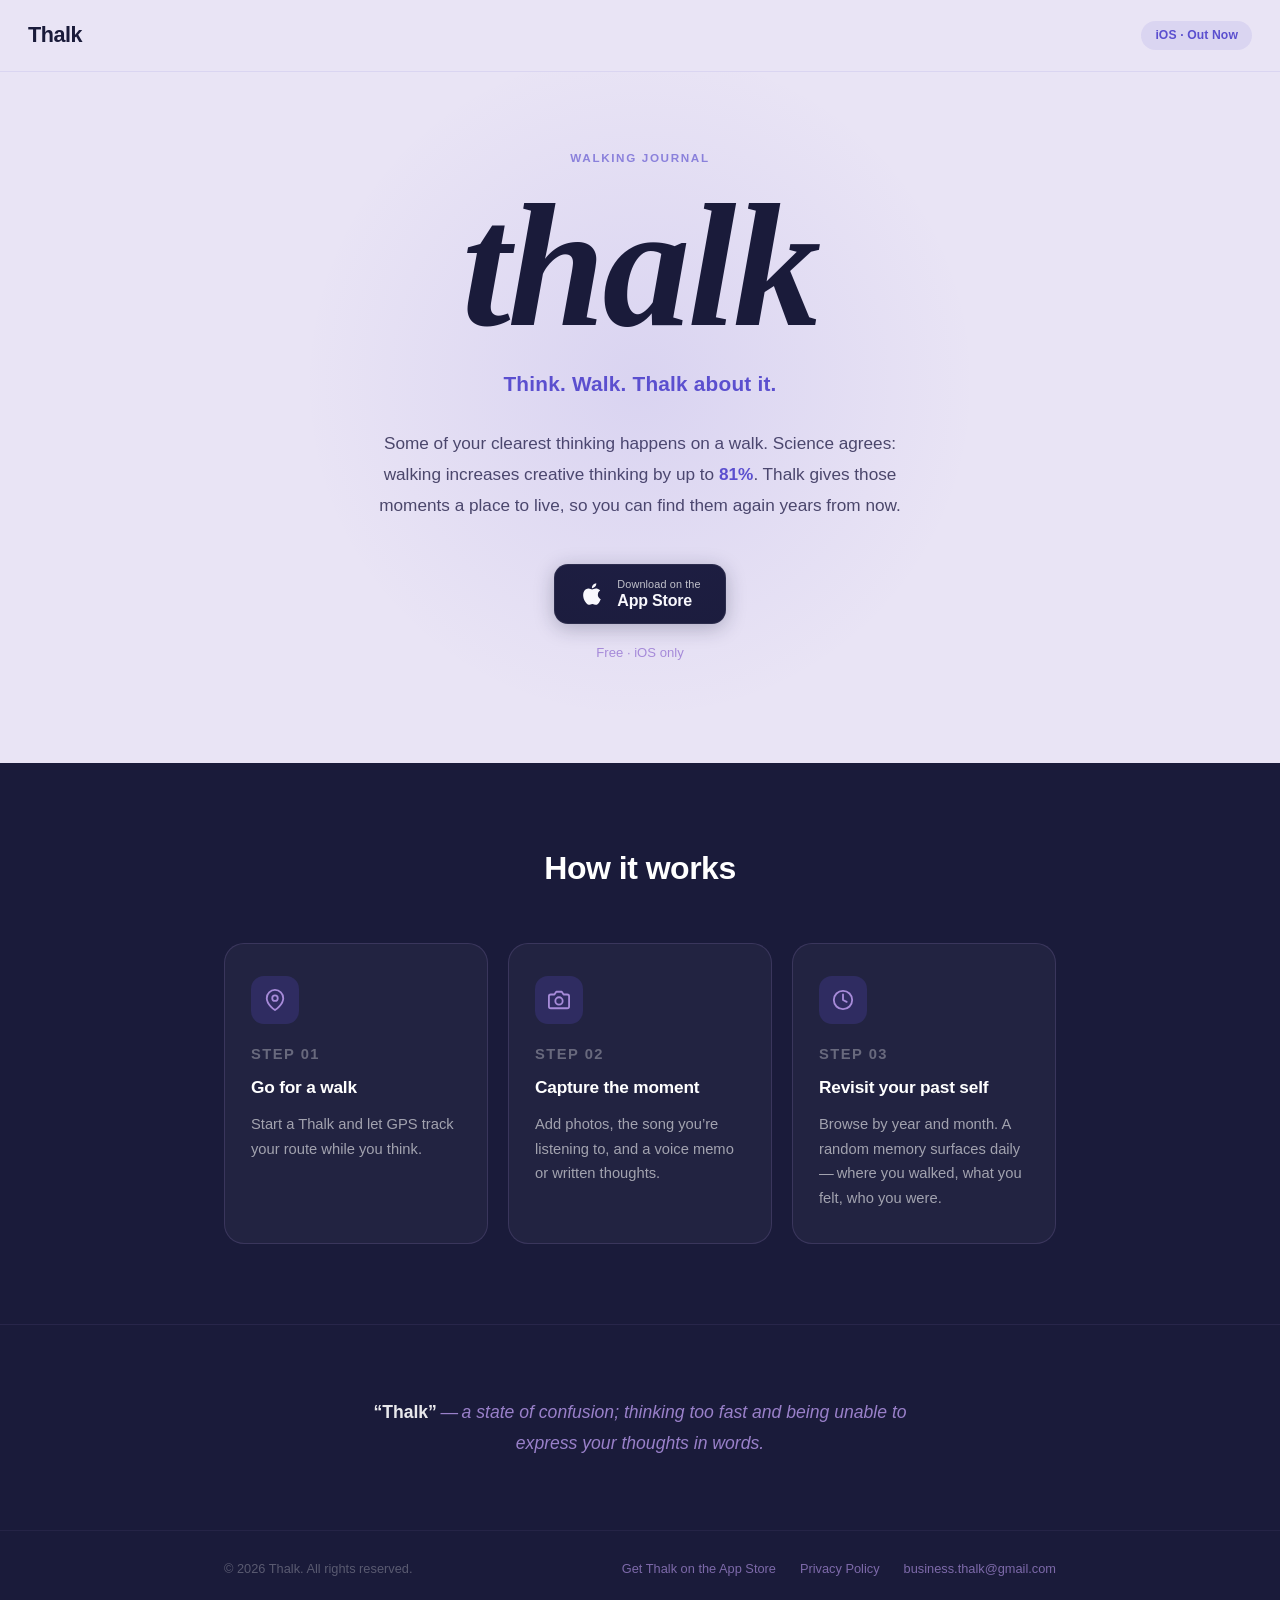
<file: index.html>
<!DOCTYPE html>
<html lang="en">
<head>
  <meta charset="UTF-8">
  <meta name="viewport" content="width=device-width, initial-scale=1.0">
  <meta name="description" content="Thalk is a walking journal app. Capture your GPS route, photos, voice memos, and the song you were listening to, then relive those moments years from now. Free on the App Store.">
  <meta property="og:title" content="Thalk — Think. Walk. Thalk about it.">
  <meta property="og:description" content="A walking journal for your clearest thoughts. Now available free on the App Store.">
  <meta property="og:type" content="website">
  <meta property="og:url" content="https://thalk.app">
  <meta property="og:image" content="https://thalk.app/og-image.png">
  <meta property="og:image:width" content="1200">
  <meta property="og:image:height" content="630">
  <meta name="twitter:card" content="summary_large_image">
  <title>Thalk — Think. Walk. Thalk about it.</title>
  <link rel="icon" type="image/x-icon" href="favicon.ico">
  <link rel="icon" type="image/png" sizes="32x32" href="favicon-32.png">
  <link rel="icon" type="image/png" sizes="16x16" href="favicon-16.png">
  <link rel="apple-touch-icon" sizes="180x180" href="apple-touch-icon.png">
  <link rel="stylesheet" href="styles.css">
</head>
<body>

  <!-- ── Nav ──────────────────────────────────── -->
  <nav class="nav">
    <span class="nav-logo">Thalk</span>
    <span class="nav-pill">iOS &middot; Out Now</span>
  </nav>

  <!-- ── Hero ─────────────────────────────────── -->
  <section class="hero">
    <div class="container">
      <p class="hero-eyebrow">Walking Journal</p>
      <h1 class="hero-wordmark">thalk</h1>
      <p class="hero-tagline">Think. Walk. Thalk about it.</p>
      <p class="hero-desc">
        Some of your clearest thinking happens on a walk. Science agrees: walking
        increases creative thinking by up to <span class="stat-inline">81%</span>. Thalk gives
        those moments a place to live, so you can find them again years from now.
      </p>
      <a href="https://apps.apple.com/app/id6766675208"
         class="btn-appstore"
         target="_blank"
         rel="noopener"
         data-goatcounter-click="appstore-hero">
        <!-- Apple logo -->
        <svg xmlns="http://www.w3.org/2000/svg" viewBox="0 0 24 24" aria-hidden="true">
          <path d="M18.71 19.5c-.83 1.24-1.71 2.45-3.05 2.47-1.34.03-1.77-.79-3.29-.79-1.53 0-2 .77-3.27.82-1.31.05-2.3-1.32-3.14-2.53C4.25 17 2.94 12.45 4.7 9.39c.87-1.52 2.43-2.48 4.12-2.51 1.28-.02 2.5.87 3.29.87.78 0 2.26-1.07 3.8-.91.65.03 2.47.26 3.64 1.98-.09.06-2.17 1.28-2.15 3.81.03 3.02 2.65 4.03 2.68 4.04-.03.07-.42 1.44-1.38 2.83M13 3.5c.73-.83 1.94-1.46 2.94-1.5.13 1.17-.34 2.35-1.04 3.19-.69.85-1.83 1.51-2.95 1.42-.15-1.15.41-2.35 1.05-3.11z"/>
        </svg>
        <span class="btn-appstore-label">
          <small>Download on the</small>
          <strong>App Store</strong>
        </span>
      </a>
      <p class="hero-meta">Free &middot; iOS only</p>
    </div>
  </section>

  <!-- ── How It Works ──────────────────────────── -->
  <section class="features">
    <div class="container">
      <h2 class="section-title">How it works</h2>
      <div class="features-grid">

        <div class="feature-card">
          <div class="feature-icon-wrap">
            <!-- Map pin -->
            <svg viewBox="0 0 24 24" aria-hidden="true">
              <path d="M21 10c0 7-9 13-9 13S3 17 3 10a9 9 0 0 1 18 0z"/>
              <circle cx="12" cy="10" r="3"/>
            </svg>
          </div>
          <p class="feature-step">Step 01</p>
          <h3>Go for a walk</h3>
          <p>Start a Thalk and let GPS track your route while you think.</p>
        </div>

        <div class="feature-card">
          <div class="feature-icon-wrap">
            <!-- Camera -->
            <svg viewBox="0 0 24 24" aria-hidden="true">
              <path d="M23 19a2 2 0 0 1-2 2H3a2 2 0 0 1-2-2V8a2 2 0 0 1 2-2h4l2-3h6l2 3h4a2 2 0 0 1 2 2z"/>
              <circle cx="12" cy="13" r="4"/>
            </svg>
          </div>
          <p class="feature-step">Step 02</p>
          <h3>Capture the moment</h3>
          <p>Add photos, the song you&rsquo;re listening to, and a voice memo or written thoughts.</p>
        </div>

        <div class="feature-card">
          <div class="feature-icon-wrap">
            <!-- Clock / memory -->
            <svg viewBox="0 0 24 24" aria-hidden="true">
              <circle cx="12" cy="12" r="10"/>
              <polyline points="12 6 12 12 16 14"/>
            </svg>
          </div>
          <p class="feature-step">Step 03</p>
          <h3>Revisit your past self</h3>
          <p>Browse by year and month. A random memory surfaces daily&thinsp;&mdash;&thinsp;where you walked, what you felt, who you were.</p>
        </div>

      </div>
    </div>
  </section>

  <!-- ── Definition ────────────────────────────── -->
  <section class="definition">
    <div class="container">
      <div class="definition-inner">
        <p class="definition-text">
          <em>&ldquo;Thalk&rdquo;</em>&thinsp;&mdash;&thinsp;a state of confusion; thinking too fast
          and being unable to express your thoughts in words.
        </p>
      </div>
    </div>
  </section>

  <!-- ── Footer ────────────────────────────────── -->
  <footer class="footer">
    <div class="container footer-inner">
      <p class="footer-copy">&copy; 2026 Thalk. All rights reserved.</p>
      <nav class="footer-links" aria-label="Footer">
        <a href="https://apps.apple.com/app/id6766675208"
           target="_blank"
           rel="noopener"
           data-goatcounter-click="appstore-footer">Get Thalk on the App Store</a>
        <a href="privacy.html">Privacy Policy</a>
        <a href="mailto:business.thalk@gmail.com">business.thalk@gmail.com</a>
      </nav>
    </div>
  </footer>

<script data-goatcounter="https://thalk.goatcounter.com/count"
        async src="//gc.zgo.at/count.js"></script>
</body>
</html>
</file>
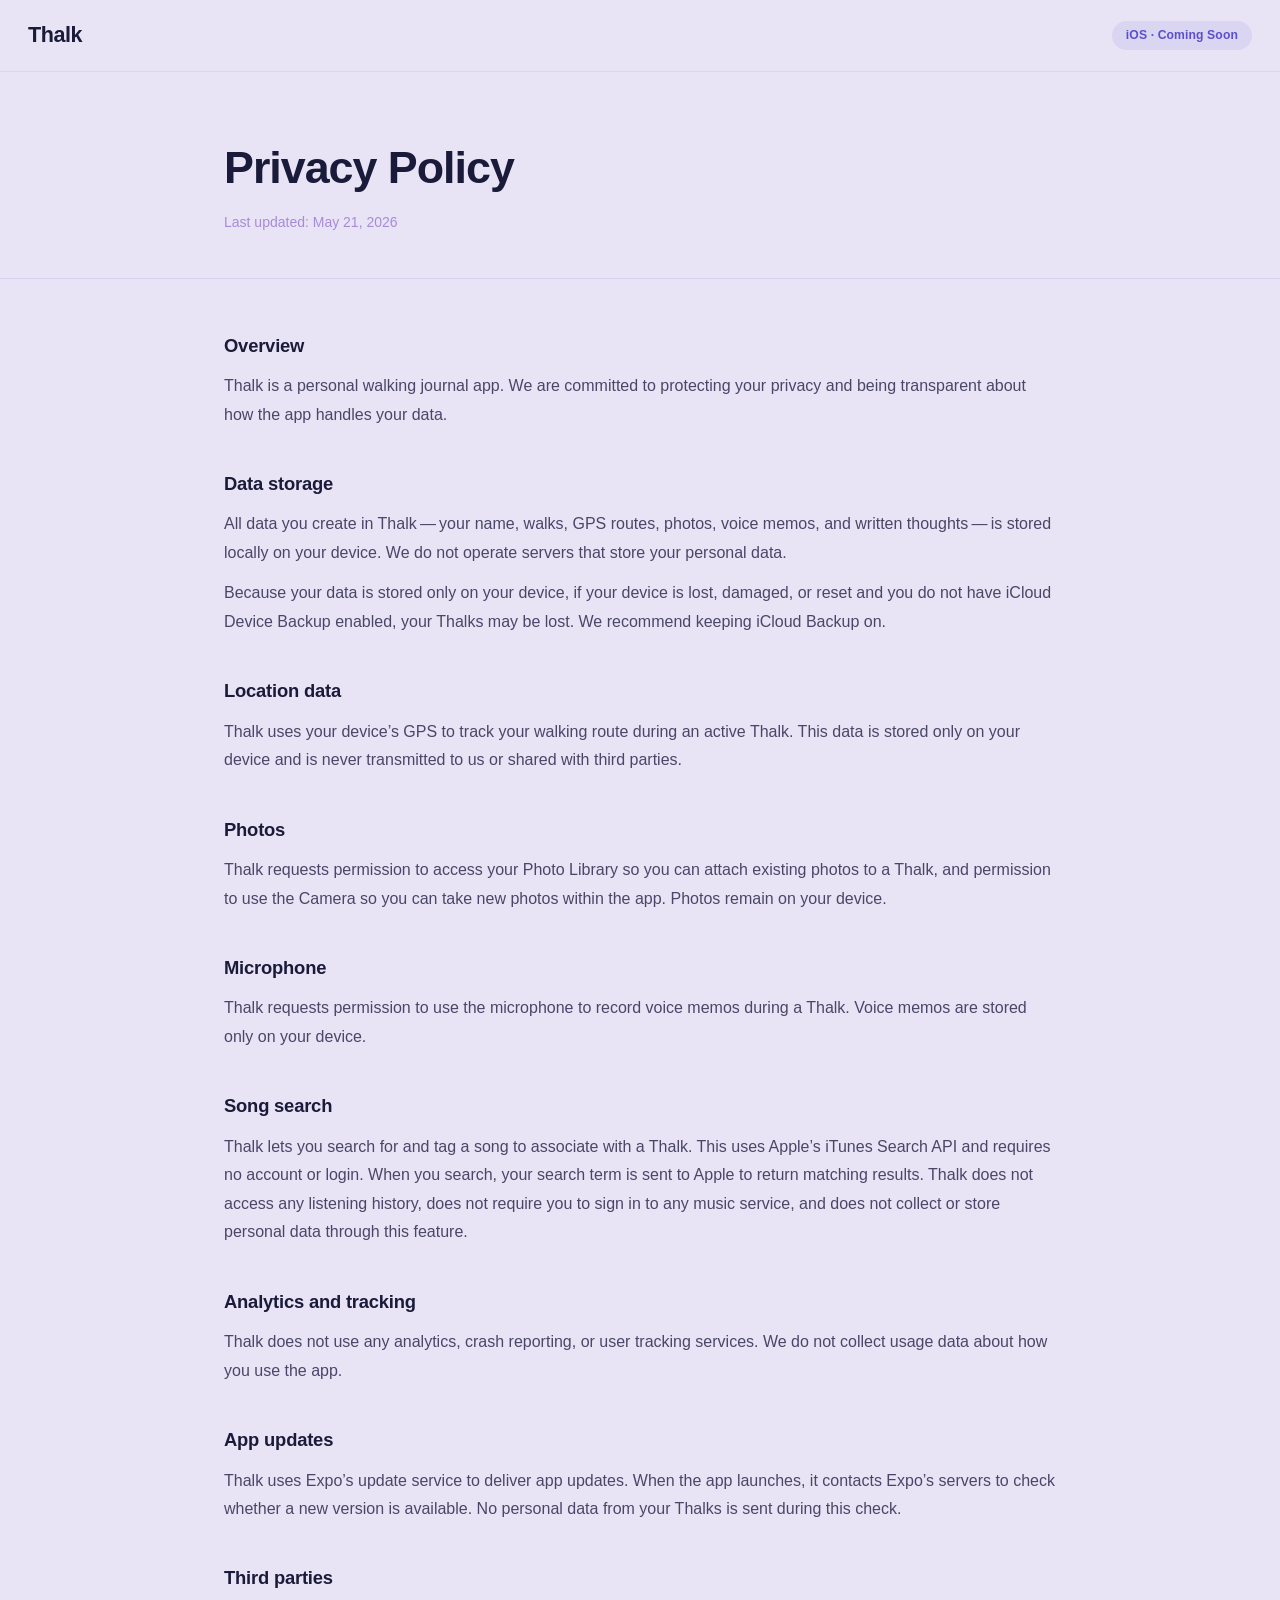
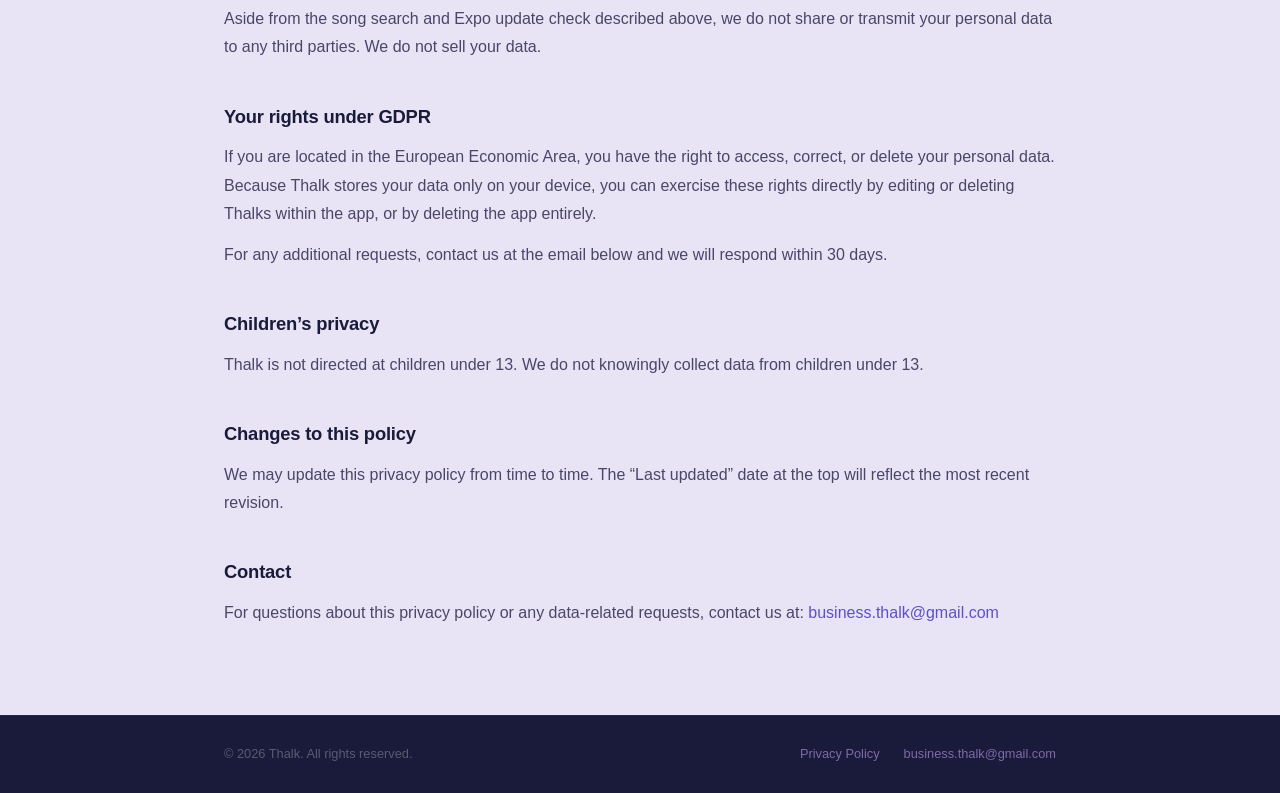
<file: privacy.html>
<!DOCTYPE html>
<html lang="en">
<head>
  <meta charset="UTF-8">
  <meta name="viewport" content="width=device-width, initial-scale=1.0">
  <meta name="description" content="Thalk Privacy Policy — how the app handles your data.">
  <title>Privacy Policy — Thalk</title>
  <link rel="icon" type="image/x-icon" href="favicon.ico">
  <link rel="icon" type="image/png" sizes="32x32" href="favicon-32.png">
  <link rel="icon" type="image/png" sizes="16x16" href="favicon-16.png">
  <link rel="apple-touch-icon" sizes="180x180" href="apple-touch-icon.png">
  <link rel="stylesheet" href="styles.css">
</head>
<body>

  <!-- ── Nav ──────────────────────────────────── -->
  <nav class="nav">
    <a href="index.html" class="nav-logo">Thalk</a>
    <span class="nav-pill">iOS &middot; Coming Soon</span>
  </nav>

  <!-- ── Header ────────────────────────────────── -->
  <header class="privacy-header">
    <div class="container">
      <h1>Privacy Policy</h1>
      <p class="privacy-date">Last updated: May 21, 2026</p>
    </div>
  </header>

  <!-- ── Body ──────────────────────────────────── -->
  <main class="privacy-body">
    <div class="container">

      <section class="privacy-section">
        <h2>Overview</h2>
        <p>
          Thalk is a personal walking journal app. We are committed to protecting your privacy
          and being transparent about how the app handles your data.
        </p>
      </section>

      <section class="privacy-section">
        <h2>Data storage</h2>
        <p>
          All data you create in Thalk&thinsp;&mdash;&thinsp;your name, walks, GPS routes, photos,
          voice memos, and written thoughts&thinsp;&mdash;&thinsp;is stored locally on your device.
          We do not operate servers that store your personal data.
        </p>
        <p>
          Because your data is stored only on your device, if your device is lost, damaged, or
          reset and you do not have iCloud Device Backup enabled, your Thalks may be lost.
          We recommend keeping iCloud Backup on.
        </p>
      </section>

      <section class="privacy-section">
        <h2>Location data</h2>
        <p>
          Thalk uses your device&rsquo;s GPS to track your walking route during an active Thalk.
          This data is stored only on your device and is never transmitted to us or shared
          with third parties.
        </p>
      </section>

      <section class="privacy-section">
        <h2>Photos</h2>
        <p>
          Thalk requests permission to access your Photo Library so you can attach existing
          photos to a Thalk, and permission to use the Camera so you can take new photos
          within the app. Photos remain on your device.
        </p>
      </section>

      <section class="privacy-section">
        <h2>Microphone</h2>
        <p>
          Thalk requests permission to use the microphone to record voice memos during a Thalk.
          Voice memos are stored only on your device.
        </p>
      </section>

      <section class="privacy-section">
        <h2>Song search</h2>
        <p>
          Thalk lets you search for and tag a song to associate with a Thalk. This uses Apple&rsquo;s
          iTunes Search API and requires no account or login. When you search, your search term
          is sent to Apple to return matching results. Thalk does not access any listening history,
          does not require you to sign in to any music service, and does not collect or store
          personal data through this feature.
        </p>
      </section>

      <section class="privacy-section">
        <h2>Analytics and tracking</h2>
        <p>
          Thalk does not use any analytics, crash reporting, or user tracking services.
          We do not collect usage data about how you use the app.
        </p>
      </section>

      <section class="privacy-section">
        <h2>App updates</h2>
        <p>
          Thalk uses Expo&rsquo;s update service to deliver app updates. When the app launches,
          it contacts Expo&rsquo;s servers to check whether a new version is available. No
          personal data from your Thalks is sent during this check.
        </p>
      </section>

      <section class="privacy-section">
        <h2>Third parties</h2>
        <p>
          Aside from the song search and Expo update check described above, we do not share
          or transmit your personal data to any third parties. We do not sell your data.
        </p>
      </section>

      <section class="privacy-section">
        <h2>Your rights under GDPR</h2>
        <p>
          If you are located in the European Economic Area, you have the right to access,
          correct, or delete your personal data. Because Thalk stores your data only on your
          device, you can exercise these rights directly by editing or deleting Thalks within
          the app, or by deleting the app entirely.
        </p>
        <p>
          For any additional requests, contact us at the email below and we will respond
          within 30 days.
        </p>
      </section>

      <section class="privacy-section">
        <h2>Children&rsquo;s privacy</h2>
        <p>
          Thalk is not directed at children under 13. We do not knowingly collect data
          from children under 13.
        </p>
      </section>

      <section class="privacy-section">
        <h2>Changes to this policy</h2>
        <p>
          We may update this privacy policy from time to time. The &ldquo;Last updated&rdquo;
          date at the top will reflect the most recent revision.
        </p>
      </section>

      <section class="privacy-section">
        <h2>Contact</h2>
        <p>
          For questions about this privacy policy or any data-related requests, contact us at:
          <a href="mailto:business.thalk@gmail.com">business.thalk@gmail.com</a>
        </p>
      </section>

    </div>
  </main>

  <!-- ── Footer ────────────────────────────────── -->
  <footer class="footer">
    <div class="container footer-inner">
      <p class="footer-copy">&copy; 2026 Thalk. All rights reserved.</p>
      <nav class="footer-links" aria-label="Footer">
        <a href="privacy.html">Privacy Policy</a>
        <a href="mailto:business.thalk@gmail.com">business.thalk@gmail.com</a>
      </nav>
    </div>
  </footer>

<script data-goatcounter="https://thalk.goatcounter.com/count"
        async src="//gc.zgo.at/count.js"></script>
</body>
</html>
</file>
<file: styles.css>
/* ================================================
   THALK — Shared Stylesheet
   ================================================ */

/* --- Reset ---------------------------------------- */
*, *::before, *::after {
  box-sizing: border-box;
  margin: 0;
  padding: 0;
}

/* --- Custom properties ---------------------------- */
:root {
  --lavender:    #E9E4F5;
  --navy:        #1A1B3A;
  --indigo:      #5B4FCF;
  --purple:      #A78BD9;
  --white:       #FFFFFF;
  --text:        #1A1B3A;
  --text-mid:    #4a4668;
  --r-card:      20px;
  --r-btn:       14px;
  --max-w:       880px;
}

/* --- Base ----------------------------------------- */
html { scroll-behavior: smooth; }

body {
  font-family: -apple-system, BlinkMacSystemFont, "Segoe UI", Roboto, sans-serif;
  background: var(--lavender);
  color: var(--text);
  line-height: 1.6;
  -webkit-font-smoothing: antialiased;
}

/* --- Container ------------------------------------ */
.container {
  width: 100%;
  max-width: var(--max-w);
  margin-inline: auto;
  padding-inline: 24px;
}

/* ================================================
   NAV
   ================================================ */
.nav {
  display: flex;
  align-items: center;
  justify-content: space-between;
  padding: 18px 28px;
  background: rgba(233, 228, 245, 0.92);
  position: sticky;
  top: 0;
  z-index: 99;
  border-bottom: 1px solid rgba(91, 79, 207, 0.1);
  backdrop-filter: blur(12px);
  -webkit-backdrop-filter: blur(12px);
}

.nav-logo {
  font-size: 1.35rem;
  font-weight: 800;
  letter-spacing: -0.5px;
  color: var(--text);
  text-decoration: none;
}

.nav-pill {
  font-size: 0.76rem;
  font-weight: 600;
  color: var(--indigo);
  background: rgba(91, 79, 207, 0.1);
  padding: 5px 14px;
  border-radius: 999px;
  letter-spacing: 0.01em;
}

/* ================================================
   HERO
   ================================================ */
.hero {
  background: var(--lavender);
  padding-block: 72px 100px;
  text-align: center;
  position: relative;
  overflow: hidden;
}

/* Subtle radial glow behind the wordmark */
.hero::before {
  content: "";
  position: absolute;
  width: 700px;
  height: 700px;
  background: radial-gradient(circle, rgba(91, 79, 207, 0.11) 0%, transparent 68%);
  top: 50%;
  left: 50%;
  transform: translate(-50%, -55%);
  pointer-events: none;
}

.hero-eyebrow {
  display: inline-block;
  font-size: 0.73rem;
  font-weight: 700;
  letter-spacing: 0.14em;
  text-transform: uppercase;
  color: var(--indigo);
  opacity: 0.65;
  margin-bottom: 18px;
}

.hero-wordmark {
  font-family: Georgia, "Times New Roman", serif;
  font-size: clamp(5.5rem, 22vw, 11rem);
  font-weight: 700;
  font-style: italic;
  letter-spacing: -3px;
  color: var(--text);
  line-height: 0.92;
  margin-bottom: 20px;
  position: relative;
}

.hero-tagline {
  font-size: clamp(1.05rem, 2.8vw, 1.3rem);
  font-weight: 600;
  color: var(--indigo);
  margin-bottom: 28px;
  letter-spacing: 0.01em;
}

.hero-desc {
  font-size: clamp(0.95rem, 2.2vw, 1.075rem);
  color: var(--text-mid);
  max-width: 540px;
  margin-inline: auto;
  margin-bottom: 44px;
  line-height: 1.78;
}

.stat-inline {
  font-weight: 800;
  color: var(--indigo);
}

/* App Store badge button */
.btn-appstore {
  display: inline-flex;
  align-items: center;
  gap: 12px;
  background: var(--navy);
  color: var(--white);
  padding: 13px 24px;
  border-radius: var(--r-btn);
  text-decoration: none;
  border: 1.5px solid rgba(255, 255, 255, 0.07);
  transition: transform 0.2s ease, box-shadow 0.2s ease;
  box-shadow: 0 4px 20px rgba(26, 27, 58, 0.28);
}

.btn-appstore:hover {
  transform: translateY(-2px);
  box-shadow: 0 8px 28px rgba(26, 27, 58, 0.38);
}

.btn-appstore svg {
  width: 26px;
  height: 26px;
  flex-shrink: 0;
  fill: var(--white);
}

.btn-appstore-label {
  display: flex;
  flex-direction: column;
  text-align: left;
  line-height: 1.2;
}

.btn-appstore-label small {
  font-size: 0.68rem;
  font-weight: 400;
  opacity: 0.72;
  letter-spacing: 0.01em;
}

.btn-appstore-label strong {
  font-size: 1rem;
  font-weight: 700;
  letter-spacing: -0.2px;
}

.hero-meta {
  margin-top: 18px;
  font-size: 0.82rem;
  color: var(--purple);
  font-weight: 500;
}

/* ================================================
   FEATURES
   ================================================ */
.features {
  background: var(--navy);
  padding-block: 80px;
}

.section-title {
  text-align: center;
  font-size: clamp(1.5rem, 4vw, 2rem);
  font-weight: 800;
  color: var(--white);
  letter-spacing: -0.5px;
  margin-bottom: 48px;
}

.features-grid {
  display: grid;
  grid-template-columns: repeat(3, 1fr);
  gap: 20px;
}

.feature-card {
  background: rgba(255, 255, 255, 0.04);
  border: 1px solid rgba(167, 139, 217, 0.18);
  border-radius: var(--r-card);
  padding: 32px 26px;
  transition: transform 0.25s ease, background 0.25s ease;
}

.feature-card:hover {
  transform: translateY(-4px);
  background: rgba(255, 255, 255, 0.07);
}

.feature-icon-wrap {
  width: 48px;
  height: 48px;
  border-radius: 13px;
  background: rgba(91, 79, 207, 0.22);
  display: flex;
  align-items: center;
  justify-content: center;
  margin-bottom: 18px;
  color: var(--purple);
}

.feature-icon-wrap svg {
  width: 22px;
  height: 22px;
  stroke: currentColor;
  fill: none;
  stroke-width: 2;
  stroke-linecap: round;
  stroke-linejoin: round;
}

.feature-step {
  font-size: 0.68rem;
  font-weight: 700;
  letter-spacing: 0.1em;
  text-transform: uppercase;
  color: var(--purple);
  opacity: 0.55;
  margin-bottom: 8px;
}

.feature-card h3 {
  font-size: 1.08rem;
  font-weight: 700;
  color: var(--white);
  margin-bottom: 10px;
  letter-spacing: -0.2px;
}

.feature-card p {
  font-size: 0.92rem;
  color: rgba(255, 255, 255, 0.58);
  line-height: 1.68;
}

/* ================================================
   DEFINITION
   ================================================ */
.definition {
  background: var(--navy);
  border-top: 1px solid rgba(167, 139, 217, 0.1);
  padding-block: 72px;
  text-align: center;
}

.definition-inner {
  max-width: 580px;
  margin-inline: auto;
}

.definition-text {
  font-size: clamp(0.95rem, 2.2vw, 1.1rem);
  color: var(--purple);
  line-height: 1.75;
  font-style: italic;
  opacity: 0.9;
}

.definition-text em {
  font-style: normal;
  font-weight: 700;
  color: var(--white);
}

/* ================================================
   FOOTER
   ================================================ */
.footer {
  background: var(--navy);
  border-top: 1px solid rgba(167, 139, 217, 0.08);
  padding-block: 28px;
}

.footer-inner {
  display: flex;
  align-items: center;
  justify-content: space-between;
  flex-wrap: wrap;
  gap: 12px;
}

.footer-copy {
  font-size: 0.8rem;
  color: rgba(255, 255, 255, 0.28);
}

.footer-links {
  display: flex;
  gap: 24px;
  flex-wrap: wrap;
}

.footer-links a {
  font-size: 0.8rem;
  color: var(--purple);
  text-decoration: none;
  opacity: 0.7;
  transition: opacity 0.18s;
}

.footer-links a:hover { opacity: 1; }

/* ================================================
   PRIVACY PAGE
   ================================================ */
.privacy-header {
  padding-block: 60px 44px;
  border-bottom: 1px solid rgba(91, 79, 207, 0.12);
}

.privacy-header h1 {
  font-size: clamp(1.9rem, 5vw, 2.8rem);
  font-weight: 800;
  color: var(--text);
  letter-spacing: -1px;
  margin-bottom: 8px;
}

.privacy-date {
  font-size: 0.875rem;
  color: var(--purple);
  font-weight: 500;
}

.privacy-body {
  padding-block: 52px 88px;
}

.privacy-section {
  margin-bottom: 40px;
}

.privacy-section:last-child { margin-bottom: 0; }

.privacy-body h2 {
  font-size: 1.15rem;
  font-weight: 700;
  color: var(--text);
  margin-bottom: 12px;
  letter-spacing: -0.2px;
}

.privacy-body p {
  font-size: 1rem;
  color: var(--text-mid);
  line-height: 1.78;
  margin-bottom: 12px;
}

.privacy-body p:last-child { margin-bottom: 0; }

.privacy-body a {
  color: var(--indigo);
  font-weight: 500;
  text-decoration: none;
}

.privacy-body a:hover { text-decoration: underline; }

/* ================================================
   RESPONSIVE
   ================================================ */
@media (max-width: 700px) {
  .nav { padding-inline: 20px; }

  .hero {
    padding-block: 56px 80px;
  }

  .hero-wordmark { letter-spacing: -1px; }

  .features { padding-block: 60px; }

  .features-grid { grid-template-columns: 1fr; }

  .definition { padding-block: 56px; }

  .footer-inner {
    flex-direction: column;
    text-align: center;
  }

  .footer-links { justify-content: center; }
}
</file>
